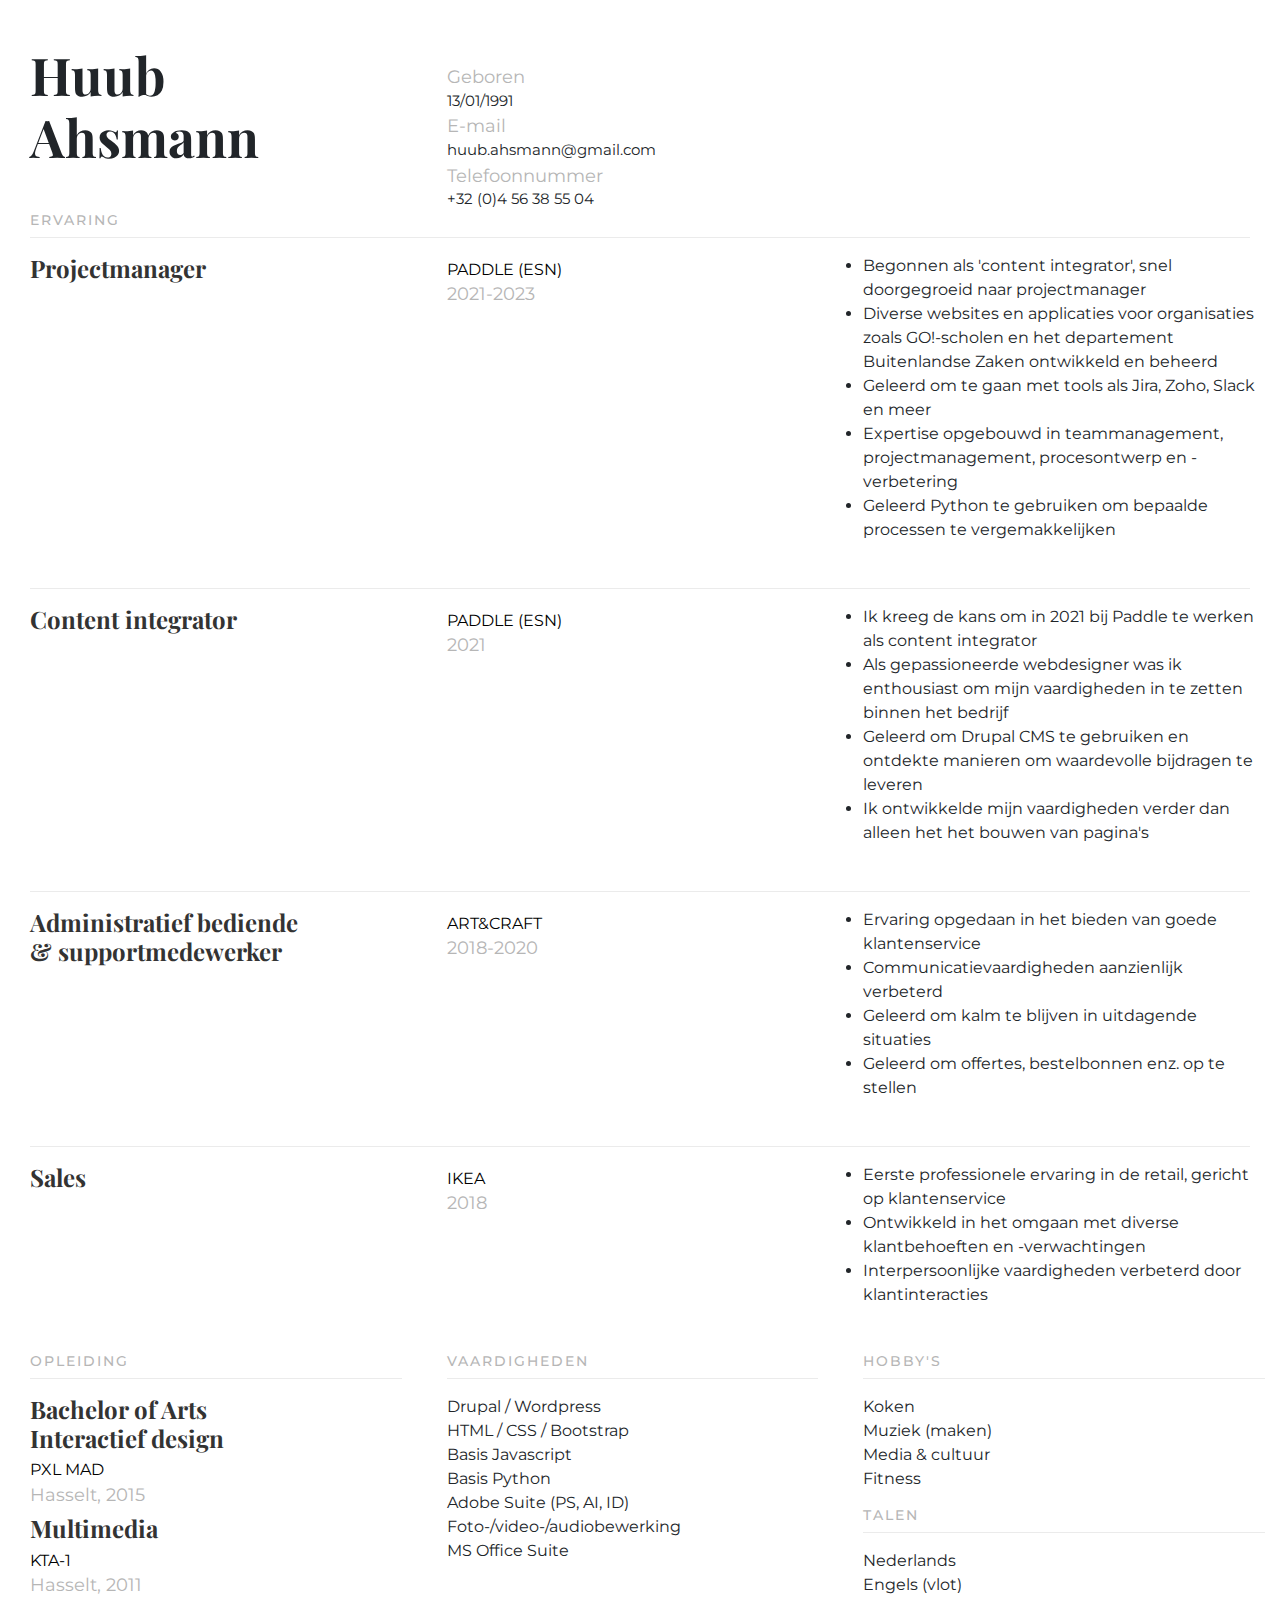
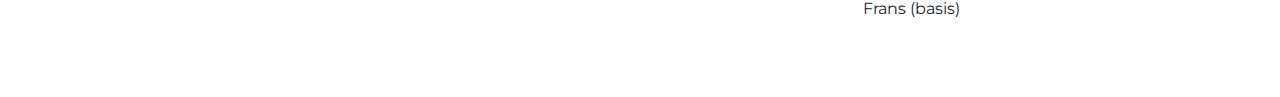
<file: index.html>
<!DOCTYPE html>
<html lang="en/Nederlands">
  <head>
    <meta charset="UTF-8" />
    <title>CV Huub Ahsmann</title>
    <link rel="stylesheet" href="https://stackpath.bootstrapcdn.com/bootstrap/4.3.1/css/bootstrap.min.css"
    integrity="sha384-ggOyR0iXCbMQv3Xipma34MD+dH/1fQ784/j6cY/iJTQUOhcWr7x9JvoRxT2MZw1T" crossorigin="anonymous">
    <link rel="stylesheet" href="style.css">
    <link rel="stylesheet" href="https://cdnjs.cloudflare.com/ajax/libs/font-awesome/5.15.3/css/all.min.css" integrity="sha512-yV7yzLHxBoTyJ7Q+DgRUVv7wbHJsbvnO1E2yfLJhPn+scC42xxIS1c6+p3q5rg5p6DmFbM5UoVBkW9L/9/35ww==" crossorigin="anonymous" referrerpolicy="no-referrer" />
  </head>
  <body>
    <div class="container">
      <div class="row contactinfo">
        <div class="col-sm-4">
          <h1 class="name-heading">Huub<br />Ahsmann</h1>
        </div>
        <div class="col-sm-8">          
            <h5>Geboren</h5> <p>13/01/1991</p>
            <h5>E-mail</h5> <p>huub.ahsmann@gmail.com</p>
            <h5>Telefoonnummer</h5> <p>+32 (0)4 56 38 55 04</p>          
        </div>
      </div>
  
      <div class="row">
        <div class="col-sm-12">
          <h2><i class="fas fa-user-md"></i>Ervaring</h2>
          <hr>
        </div>
      </div>
  
      <div class="row">
        <div class="col-sm-4">
          <h3 class="job-title">Projectmanager</h3>
        </div>
        <div class="col-sm-4">
          <div class="job-location">
            <h4>Paddle (ESN)</h4>
            <h5>2021-2023</h5>
          </div>
        </div>
        <div class="col-sm-4">
          <ul>
            <li>Begonnen als 'content integrator', snel doorgegroeid naar projectmanager</li>
            <li>Diverse websites en applicaties voor organisaties zoals GO!-scholen en het departement Buitenlandse Zaken ontwikkeld en beheerd</li>
            <li>Geleerd om te gaan met tools als Jira, Zoho, Slack en meer</li>
            <li>Expertise opgebouwd in teammanagement, projectmanagement, procesontwerp en -verbetering</li>
            <li>Geleerd Python te gebruiken om bepaalde processen te vergemakkelijken</li>
          </ul>
        </div>
      </div>
      <hr />
  
      <div class="row">
        <div class="col-sm-4">
          <h3 class="job-title">Content integrator</h3>
        </div>
        <div class="col-sm-4">
          <div class="job-location">
            <h4>Paddle (ESN)</h4>
            <h5>2021</h5>
          </div>
        </div>
        <div class="col-sm-4">
          <ul>
            <li>Ik kreeg de kans om in 2021 bij Paddle te werken als content integrator</li>
            <li>Als gepassioneerde webdesigner was ik enthousiast om mijn vaardigheden in te zetten binnen het bedrijf</li>
            <li>Geleerd om Drupal CMS te gebruiken en ontdekte manieren om waardevolle bijdragen te leveren</li>
            <li>Ik ontwikkelde mijn vaardigheden verder dan alleen het het bouwen van pagina's</li>
          </ul>
        </div>
      </div>
      <hr />
  
      <div class="row">
        <div class="col-sm-4">
          <h3 class="job-title">Administratief bediende <br />& supportmedewerker</h3>
        </div>
        <div class="col-sm-4">
          <div class="job-location">
            <h4>Art&Craft</h4>
            <h5>2018-2020</h5>
          </div>
        </div>
        <div class="col-sm-4">
          <ul>            
            <li>Ervaring opgedaan in het bieden van goede klantenservice</li>
            <li>Communicatievaardigheden aanzienlijk verbeterd</li>
            <li>Geleerd om kalm te blijven in uitdagende situaties</li>
            <li>Geleerd om offertes, bestelbonnen enz. op te stellen</li>
          </ul>
        </div>
      </div>
      <hr />

      <div class="row">
        <div class="col-sm-4">
          <h3 class="job-title">Sales</h3>
        </div>
        <div class="col-sm-4">
          <div class="job-location">
            <h4>IKEA</h4>
            <h5>2018</h5>
          </div>
        </div>
        <div class="col-sm-4">
          <ul>
            <li>Eerste professionele ervaring in de retail, gericht op klantenservice</li>
            <li>Ontwikkeld in het omgaan met diverse klantbehoeften en -verwachtingen</li>
            <li>Interpersoonlijke vaardigheden verbeterd door klantinteracties</li>
          </ul>
        </div>
      </div>
  
      <div class="row">
        <div class="col-sm-4">
          <h2>Opleiding</h2>
          <hr>
          <h3>Bachelor of Arts<br />Interactief design</h3>
          <h4>PXL MAD</h4>
          <h5>Hasselt, 2015</h5>

          <h3>Multimedia</h3>
          <h4>KTA-1</h4>
          <h5>Hasselt, 2011</h5>
        </div>
        <div class="col-sm-4">
          <h2>Vaardigheden</h2>
          <hr>
          <ul class="noliststyle">                        
            <li>Drupal / Wordpress</li>
            <li>HTML / CSS / Bootstrap</li>
            <li>Basis Javascript</li>
            <li>Basis Python</li>
            <li>Adobe Suite (PS, AI, ID)</li>
            <li>Foto-/video-/audiobewerking</li>
            <li>MS Office Suite</li>
          </ul>
        </div>
        <div class="col-sm-4">
          <h2>Hobby's</h2>
          <hr>
          <ul class="noliststyle">
            <li>Koken</li>            
            <li>Muziek (maken)</li>
            <li>Media & cultuur</li>
            <li>Fitness</li>
          </ul>
          <h2>Talen</h2>
          <hr>
          <ul class="noliststyle">
            <li>Nederlands</li>
            <li>Engels (vlot)</li>
            <li>Frans (basis)</li>
          </ul>
        </div>
      </div>
    </div>
    <script src="https://stackpath.bootstrapcdn.com/bootstrap/4.3.1/js/bootstrap.min.js" integrity="sha384-JjSmVgyd0p3pXB1rRibZUAYoIIy6OrQ6VrjIEaFf/nJGzIxFDsf4x0xIM+B07jRM"
    crossorigin="anonymous"></script>
  </body>
</html>
</file>
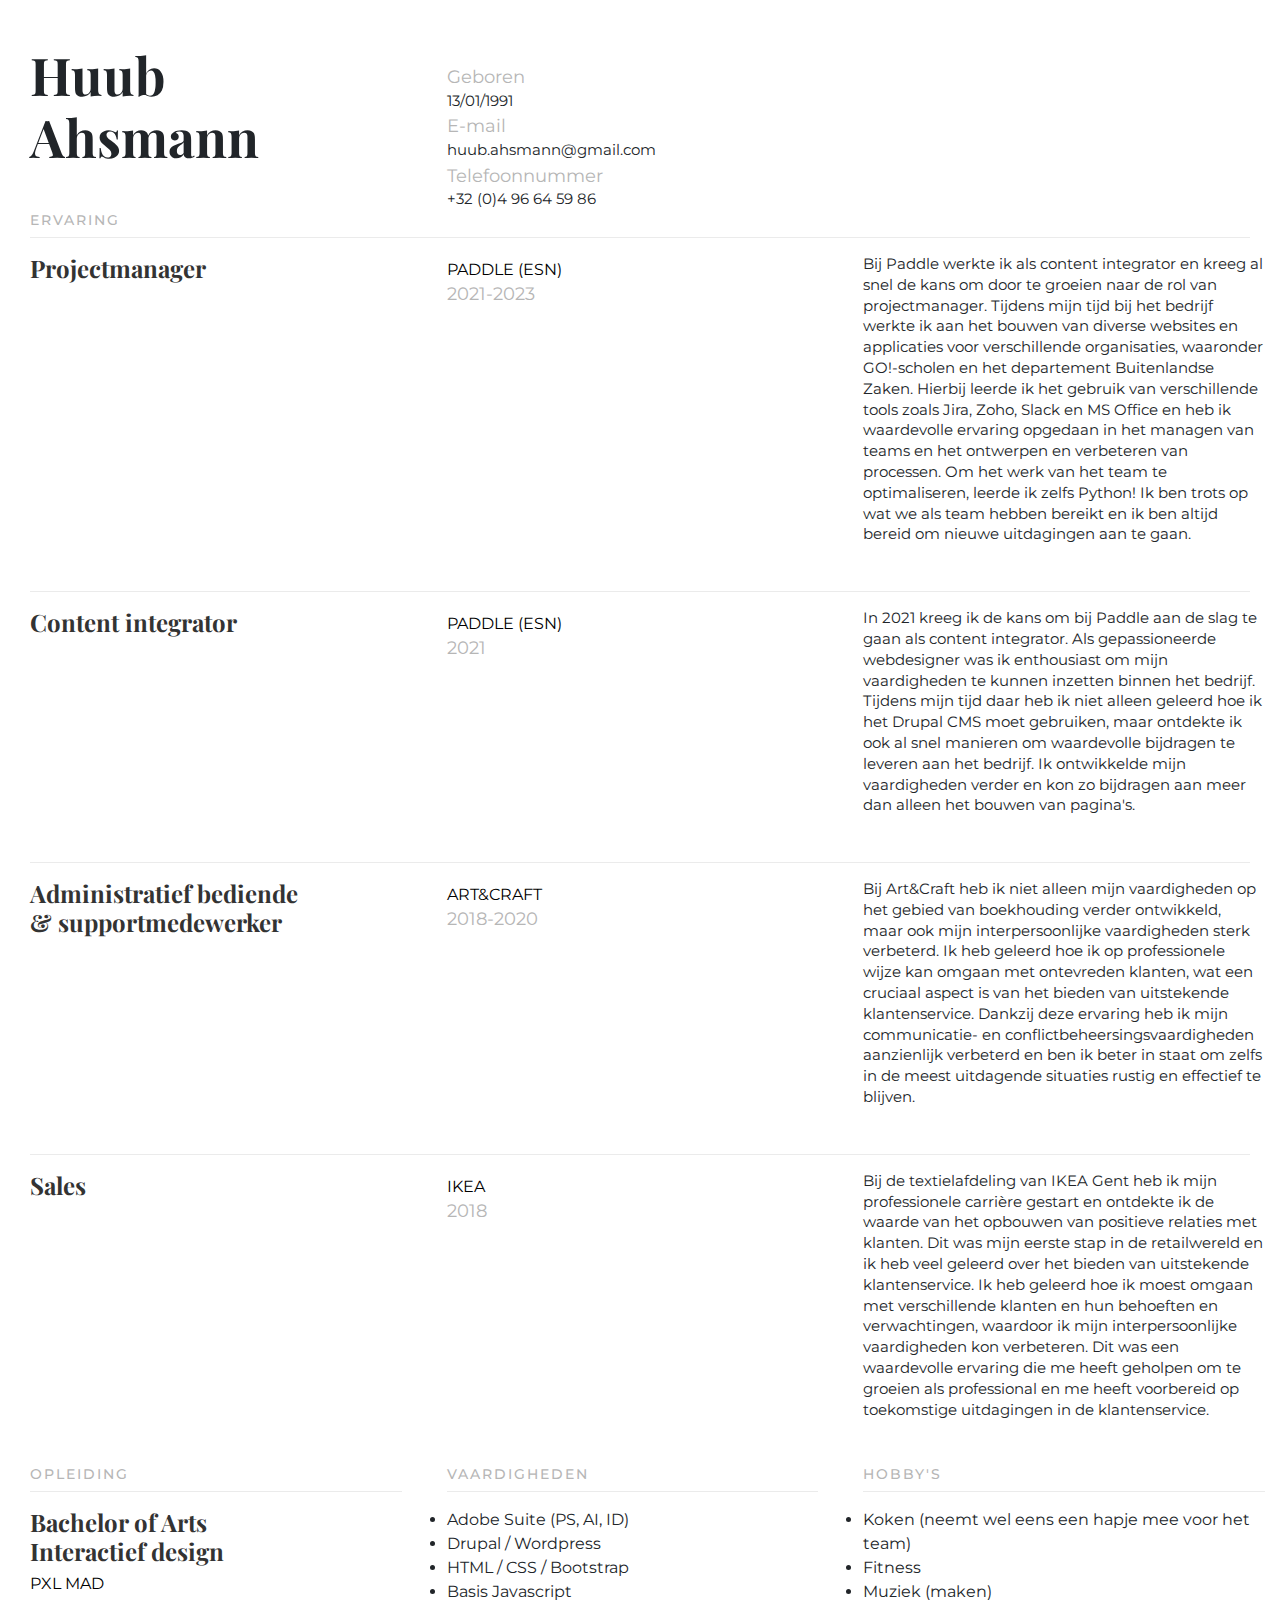
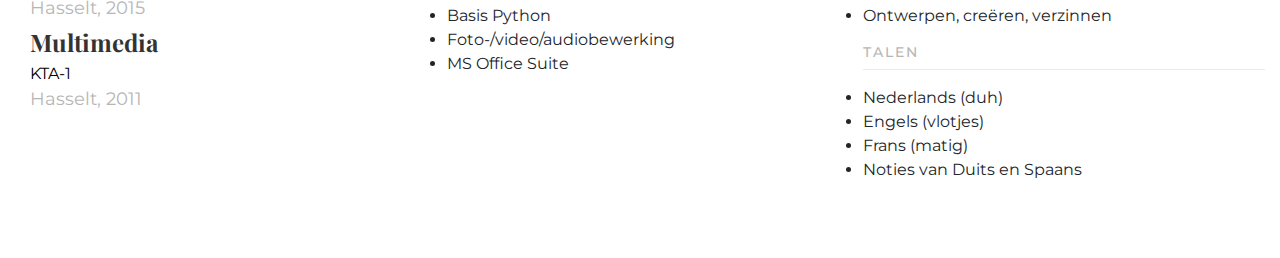
<file: cv4.html>
<!DOCTYPE html>
<html lang="en">
  <head>
    <meta charset="UTF-8" />
    <title>CV Huub Ahsmann</title>
    <link rel="stylesheet" href="https://stackpath.bootstrapcdn.com/bootstrap/4.3.1/css/bootstrap.min.css"
    integrity="sha384-ggOyR0iXCbMQv3Xipma34MD+dH/1fQ784/j6cY/iJTQUOhcWr7x9JvoRxT2MZw1T" crossorigin="anonymous">
    <link rel="stylesheet" href="style.css">
    <link rel="stylesheet" href="https://cdnjs.cloudflare.com/ajax/libs/font-awesome/5.15.3/css/all.min.css" integrity="sha512-yV7yzLHxBoTyJ7Q+DgRUVv7wbHJsbvnO1E2yfLJhPn+scC42xxIS1c6+p3q5rg5p6DmFbM5UoVBkW9L/9/35ww==" crossorigin="anonymous" referrerpolicy="no-referrer" />
  </head>
  <body>
    <div class="container">
      <div class="row contactinfo">
        <div class="col-sm-4">
          <h1 class="name-heading">Huub<br />Ahsmann</h1>
        </div>
        <div class="col-sm-8">          
            <h5>Geboren</h5> <p>13/01/1991</p>
            <h5>E-mail</h5> <p>huub.ahsmann@gmail.com</p>
            <h5>Telefoonnummer</h5> <p>+32 (0)4 96 64 59 86</p>          
        </div>
      </div>
  
      <div class="row">
        <div class="col-sm-12">
          <h2><i class="fas fa-user-md"></i>Ervaring</h2>
          <hr>
        </div>
      </div>
  
      <div class="row">
        <div class="col-sm-4">
          <h3 class="job-title">Projectmanager</h3>
        </div>
        <div class="col-sm-4">
          <div class="job-location">
            <h4>Paddle (ESN)</h4>
            <h5>2021-2023</h5>
          </div>
        </div>
        <div class="col-sm-4">
          <p>Bij Paddle werkte ik als content integrator en kreeg al snel de kans om door te groeien naar de rol van projectmanager. Tijdens mijn tijd bij het bedrijf werkte ik aan het bouwen van diverse websites en applicaties voor verschillende organisaties, waaronder GO!-scholen en het departement Buitenlandse Zaken. Hierbij leerde ik het gebruik van verschillende tools zoals Jira, Zoho, Slack en MS Office en heb ik waardevolle ervaring opgedaan in het managen van teams en het ontwerpen en verbeteren van processen. Om het werk van het team te optimaliseren, leerde ik zelfs Python! Ik ben trots op wat we als team hebben bereikt en ik ben altijd bereid om nieuwe uitdagingen aan te gaan.</p>
                  </div>
      </div>
      <hr />
  
      <div class="row">
        <div class="col-sm-4">
          <h3 class="job-title">Content integrator</h3>
        </div>
        <div class="col-sm-4">
          <div class="job-location">
            <h4>Paddle (ESN)</h4>
            <h5>2021</h5>
          </div>
        </div>
        <div class="col-sm-4">
          <p class="job-description">In 2021 kreeg ik de kans om bij Paddle aan de slag te gaan als content integrator. Als gepassioneerde webdesigner was ik enthousiast om mijn vaardigheden te kunnen inzetten binnen het bedrijf. Tijdens mijn tijd daar heb ik niet alleen geleerd hoe ik het Drupal CMS moet gebruiken, maar ontdekte ik ook al snel manieren om waardevolle bijdragen te leveren aan het bedrijf. Ik ontwikkelde mijn vaardigheden verder en kon zo bijdragen aan meer dan alleen het bouwen van pagina's.</p>
        </div>
      </div>
      <hr />
  
      <div class="row">
        <div class="col-sm-4">
          <h3 class="job-title">Administratief bediende <br />& supportmedewerker</h3>
        </div>
        <div class="col-sm-4">
          <div class="job-location">
            <h4>Art&Craft</h4>
            <h5>2018-2020</h5>
          </div>
        </div>
        <div class="col-sm-4">
          <p class="job-description">Bij Art&Craft heb ik niet alleen mijn vaardigheden op het gebied van boekhouding verder ontwikkeld, maar ook mijn interpersoonlijke vaardigheden sterk verbeterd. Ik heb geleerd hoe ik op professionele wijze kan omgaan met ontevreden klanten, wat een cruciaal aspect is van het bieden van uitstekende klantenservice. Dankzij deze ervaring heb ik mijn communicatie- en conflictbeheersingsvaardigheden aanzienlijk verbeterd en ben ik beter in staat om zelfs in de meest uitdagende situaties rustig en effectief te blijven.</p>
        </div>
      </div>
      <hr />

      <div class="row">
        <div class="col-sm-4">
          <h3 class="job-title">Sales</h3>
        </div>
        <div class="col-sm-4">
          <div class="job-location">
            <h4>IKEA</h4>
            <h5>2018</h5>
          </div>
        </div>
        <div class="col-sm-4">
          <p class="job-description">Bij de textielafdeling van IKEA Gent heb ik mijn professionele carrière gestart en ontdekte ik de waarde van het opbouwen van positieve relaties met klanten. Dit was mijn eerste stap in de retailwereld en ik heb veel geleerd over het bieden van uitstekende klantenservice. Ik heb geleerd hoe ik moest omgaan met verschillende klanten en hun behoeften en verwachtingen, waardoor ik mijn interpersoonlijke vaardigheden kon verbeteren. Dit was een waardevolle ervaring die me heeft geholpen om te groeien als professional en me heeft voorbereid op toekomstige uitdagingen in de klantenservice.</p>
        </div>
      </div>
  
      <div class="row">
        <div class="col-sm-4">
          <h2>Opleiding</h2>
          <hr>
          <h3>Bachelor of Arts<br />Interactief design</h3>
          <h4>PXL MAD</h4>
          <h5>Hasselt, 2015</h5>

          <h3>Multimedia</h3>
          <h4>KTA-1</h4>
          <h5>Hasselt, 2011</h5>
        </div>
        <div class="col-sm-4">
          <h2>Vaardigheden</h2>
          <hr>
          <ul>
            <li>Adobe Suite (PS, AI, ID)</li>            
            <li>Drupal / Wordpress</li>
            <li>HTML / CSS / Bootstrap</li>
            <li>Basis Javascript</li>
            <li>Basis Python</li>
            <li>Foto-/video/audiobewerking</li>
            <li>MS Office Suite</li>
          </ul>
        </div>
        <div class="col-sm-4">
          <h2>Hobby's</h2>
          <hr>
          <ul>
            <li>Koken (neemt wel eens een hapje mee voor het team)</li>
            <li>Fitness</li>
            <li>Muziek (maken)</li>
            <li>Ontwerpen, creëren, verzinnen</li>
          </ul>
          <h2>Talen</h2>
          <hr>
          <ul>
            <li>Nederlands (duh)</li>
            <li>Engels (vlotjes)</li>
            <li>Frans (matig)</li>
            <li>Noties van Duits en Spaans</li>
          </ul>
        </div>
      </div>
    </div>
    <script src="https://stackpath.bootstrapcdn.com/bootstrap/4.3.1/js/bootstrap.min.js" integrity="sha384-JjSmVgyd0p3pXB1rRibZUAYoIIy6OrQ6VrjIEaFf/nJGzIxFDsf4x0xIM+B07jRM"
    crossorigin="anonymous"></script>
  </body>
</html>
</file>
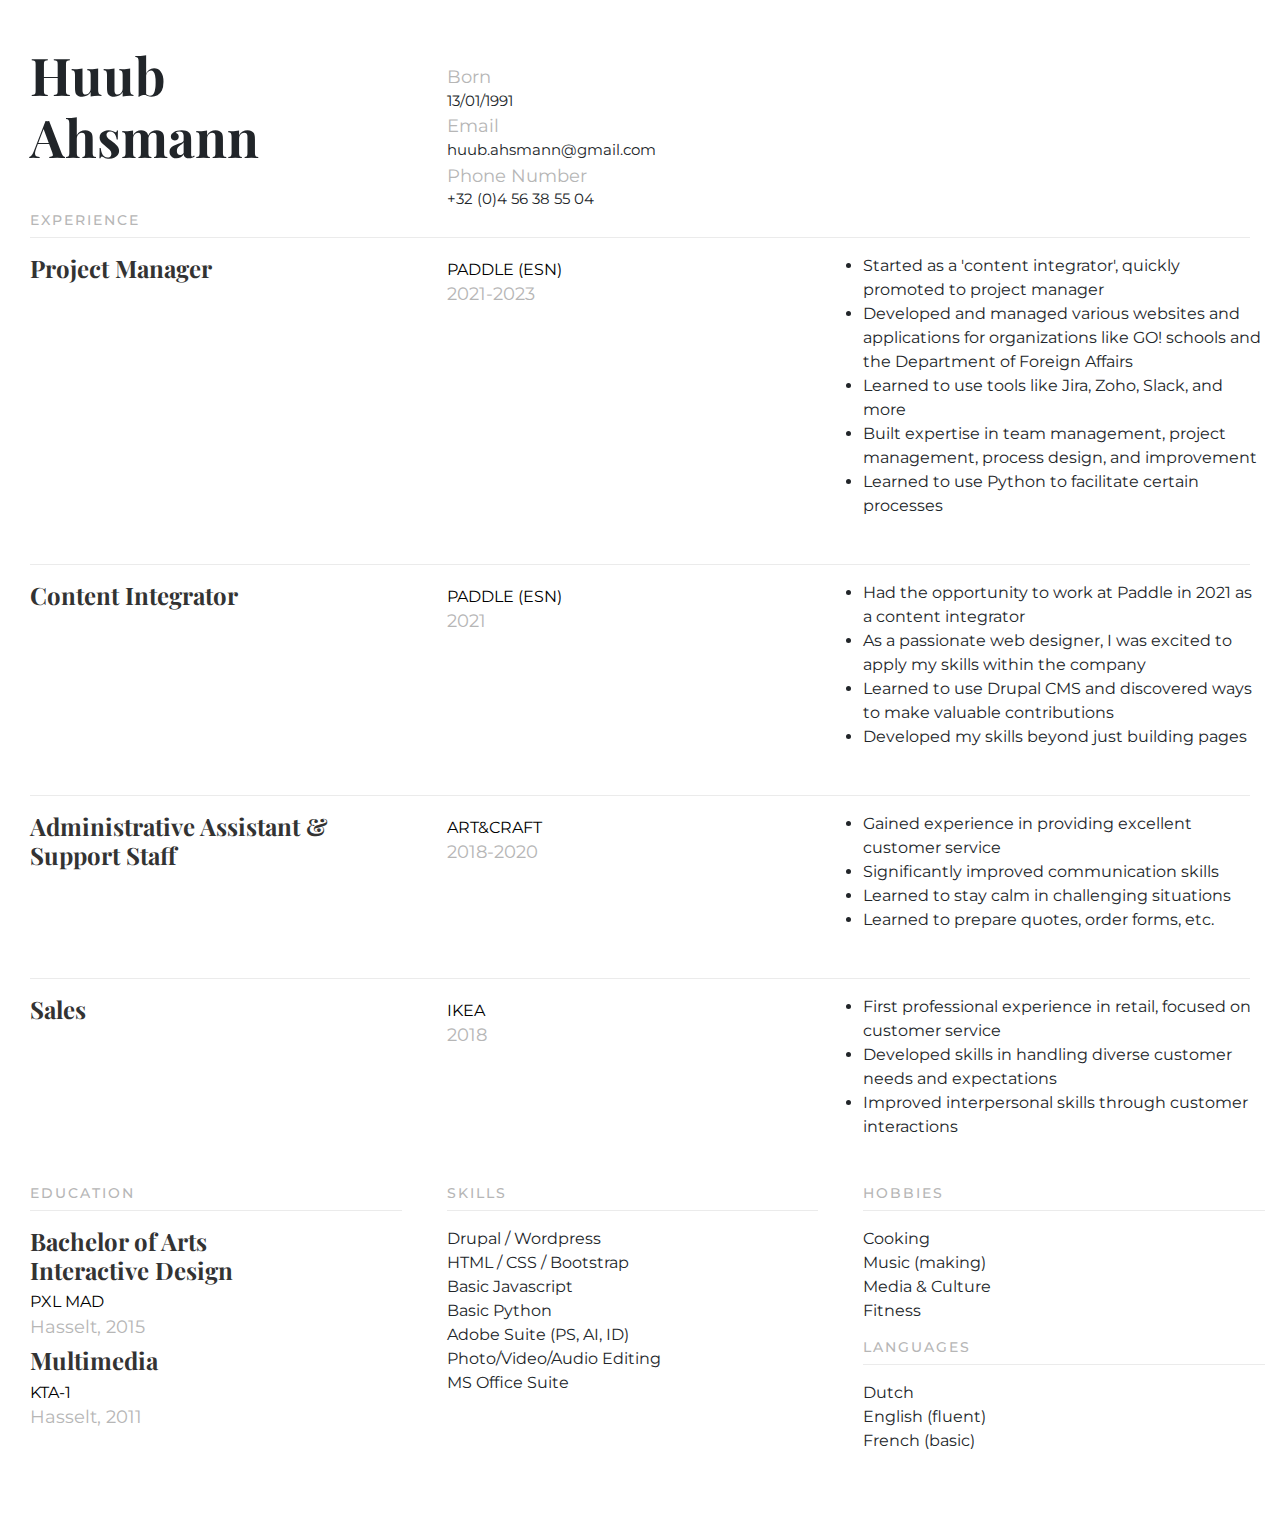
<file: index_en.html>
<!DOCTYPE html>
<html lang="en">
  <head>
    <meta charset="UTF-8" />
    <title>CV Huub Ahsmann</title>
    <link rel="stylesheet" href="https://stackpath.bootstrapcdn.com/bootstrap/4.3.1/css/bootstrap.min.css"
    integrity="sha384-ggOyR0iXCbMQv3Xipma34MD+dH/1fQ784/j6cY/iJTQUOhcWr7x9JvoRxT2MZw1T" crossorigin="anonymous">
    <link rel="stylesheet" href="style.css">
    <link rel="stylesheet" href="https://cdnjs.cloudflare.com/ajax/libs/font-awesome/5.15.3/css/all.min.css" integrity="sha512-yV7yzLHxBoTyJ7Q+DgRUVv7wbHJsbvnO1E2yfLJhPn+scC42xxIS1c6+p3q5rg5p6DmFbM5UoVBkW9L/9/35ww==" crossorigin="anonymous" referrerpolicy="no-referrer" />
  </head>
  <body>
    <div class="container">
      <div class="row contactinfo">
        <div class="col-sm-4">
          <h1 class="name-heading">Huub<br />Ahsmann</h1>
        </div>
        <div class="col-sm-8">          
            <h5>Born</h5> <p>13/01/1991</p>
            <h5>Email</h5> <p>huub.ahsmann@gmail.com</p>
            <h5>Phone Number</h5> <p>+32 (0)4 56 38 55 04</p>          
        </div>
      </div>
  
      <div class="row">
        <div class="col-sm-12">
          <h2><i class="fas fa-user-md"></i>Experience</h2>
          <hr>
        </div>
      </div>
  
      <div class="row">
        <div class="col-sm-4">
          <h3 class="job-title">Project Manager</h3>
        </div>
        <div class="col-sm-4">
          <div class="job-location">
            <h4>Paddle (ESN)</h4>
            <h5>2021-2023</h5>
          </div>
        </div>
        <div class="col-sm-4">
          <ul>
            <li>Started as a 'content integrator', quickly promoted to project manager</li>
            <li>Developed and managed various websites and applications for organizations like GO! schools and the Department of Foreign Affairs</li>
            <li>Learned to use tools like Jira, Zoho, Slack, and more</li>
            <li>Built expertise in team management, project management, process design, and improvement</li>
            <li>Learned to use Python to facilitate certain processes</li>
          </ul>
        </div>
      </div>
      <hr />
  
      <div class="row">
        <div class="col-sm-4">
          <h3 class="job-title">Content Integrator</h3>
        </div>
        <div class="col-sm-4">
          <div class="job-location">
            <h4>Paddle (ESN)</h4>
            <h5>2021</h5>
          </div>
        </div>
        <div class="col-sm-4">
          <ul>
            <li>Had the opportunity to work at Paddle in 2021 as a content integrator</li>
            <li>As a passionate web designer, I was excited to apply my skills within the company</li>
            <li>Learned to use Drupal CMS and discovered ways to make valuable contributions</li>
            <li>Developed my skills beyond just building pages</li>
          </ul>
        </div>
      </div>
      <hr />
  
      <div class="row">
        <div class="col-sm-4">
          <h3 class="job-title">Administrative Assistant & Support Staff</h3>
        </div>
        <div class="col-sm-4">
          <div class="job-location">
            <h4>Art&Craft</h4>
            <h5>2018-2020</h5>
          </div>
        </div>
        <div class="col-sm-4">
          <ul>            
            <li>Gained experience in providing excellent customer service</li>
            <li>Significantly improved communication skills</li>
            <li>Learned to stay calm in challenging situations</li>
            <li>Learned to prepare quotes, order forms, etc.</li>
          </ul>
        </div>
      </div>
      <hr />

      <div class="row">
        <div class="col-sm-4">
          <h3 class="job-title">Sales</h3>
        </div>
        <div class="col-sm-4">
          <div class="job-location">
            <h4>IKEA</h4>
            <h5>2018</h5>
          </div>
        </div>
        <div class="col-sm-4">
          <ul>
            <li>First professional experience in retail, focused on customer service</li>
            <li>Developed skills in handling diverse customer needs and expectations</li>
            <li>Improved interpersonal skills through customer interactions</li>
          </ul>
        </div>
      </div>
  
      <div class="row">
        <div class="col-sm-4">
          <h2>Education</h2>
          <hr>
          <h3>Bachelor of Arts<br />Interactive Design</h3>
          <h4>PXL MAD</h4>
          <h5>Hasselt, 2015</h5>

          <h3>Multimedia</h3>
          <h4>KTA-1</h4>
          <h5>Hasselt, 2011</h5>
        </div>
        <div class="col-sm-4">
          <h2>Skills</h2>
          <hr>
          <ul class="noliststyle">                        
            <li>Drupal / Wordpress</li>
            <li>HTML / CSS / Bootstrap</li>
            <li>Basic Javascript</li>
            <li>Basic Python</li>
            <li>Adobe Suite (PS, AI, ID)</li>
            <li>Photo/Video/Audio Editing</li>
            <li>MS Office Suite</li>
          </ul>
        </div>
        <div class="col-sm-4">
          <h2>Hobbies</h2>
          <hr>
          <ul class="noliststyle">
            <li>Cooking</li>            
            <li>Music (making)</li>
            <li>Media & Culture</li>
            <li>Fitness</li>
          </ul>
          <h2>Languages</h2>
          <hr>
          <ul class="noliststyle">
            <li>Dutch</li>
            <li>English (fluent)</li>
            <li>French (basic)</li>
          </ul>
        </div>
      </div>
    </div>
    <script src="https://stackpath.bootstrapcdn.com/bootstrap/4.3.1/js/bootstrap.min.js" integrity="sha384-JjSmVgyd0p3pXB1rRibZUAYoIIy6OrQ6VrjIEaFf/nJGzIxFDsf4x0xIM+B07jRM"
    crossorigin="anonymous"></script>
  </body>
</html>
</file>
<file: style.css>
@import url('https://fonts.googleapis.com/css2?family=Montserrat:wght@400;700&display=swap');
@import url('https://fonts.googleapis.com/css2?family=Montserrat:wght@400;500&display=swap');
@import url('https://fonts.googleapis.com/css2?family=Playfair+Display:wght@700&display=swap');

body {
  font-family: 'Montserrat', sans-serif;
}

h1, h3 {
  font-family: 'Playfair Display', sans-serif;
  font-weight: 700;
}

h1 {
  font-size: 3.25rem;
}

h2 {
  font-size: 0.875rem;
  color: #b6b6b6;
  text-transform: uppercase;
  letter-spacing: 0.125rem;
  font-weight: 500;
}

h3 {
  font-size: 1.5rem;
  color: #333;
}

h4 {
  text-transform: uppercase;
  font-size: 1rem;
  color: black;
  font-weight: 400;
  margin-top: 0.375rem;
  margin-bottom: 0;
}

h5 {
  font-size: 1.125rem;
  color: #b6b6b6;
  font-weight: 400;
  display: block;
  margin-top: 5px;
}

h6 {
  font-size: 1rem;
  color: #333;
}

p {
  font-size: 0.9375rem;
  line-height:1.3rem
}

ul {
  padding-left: 0;
}

.noliststyle {
  list-style:none
}

.container {
  max-width: 93.125rem;
  margin: 0 auto;
  padding: 1.875rem;
}

hr {
  margin-top: 0;
  border-top: 0.0625rem solid #ebebeb;
}

.col-sm-4 {
  width: 33.33333%;
  float: left;
  margin-bottom: 1.875rem;
  padding-right: 1.875rem;
}

.col-sm-4:last-child {
  padding-right: 0;
}

.contactinfo p {
  margin-bottom: 0.125rem;
}

.contactinfo h5 {
  margin-bottom: 0.125rem;
}

.contactinfo h1 {
  margin-top: -1.125rem;
}

.container {
  margin-top: 2rem;
}

.fa {
  font-size: 1.25rem;
  color: #b6b6b6;
  margin-right: 0.5rem;
}

@media print {
  body {
    font-size: 10pt;
  }

  .container {
    max-width: 7in; /* Adjusted for A4 width */
    margin: 0.5in; /* Margin around the content */
  }

  .col-sm-4 {
    width: 50%; /* Adjust column width for better layout */
  }

  /* Hide elements not needed for print */
  .hide-on-print {
    display: none;
  }

  /* Other print-specific styles... */
}
</file>
